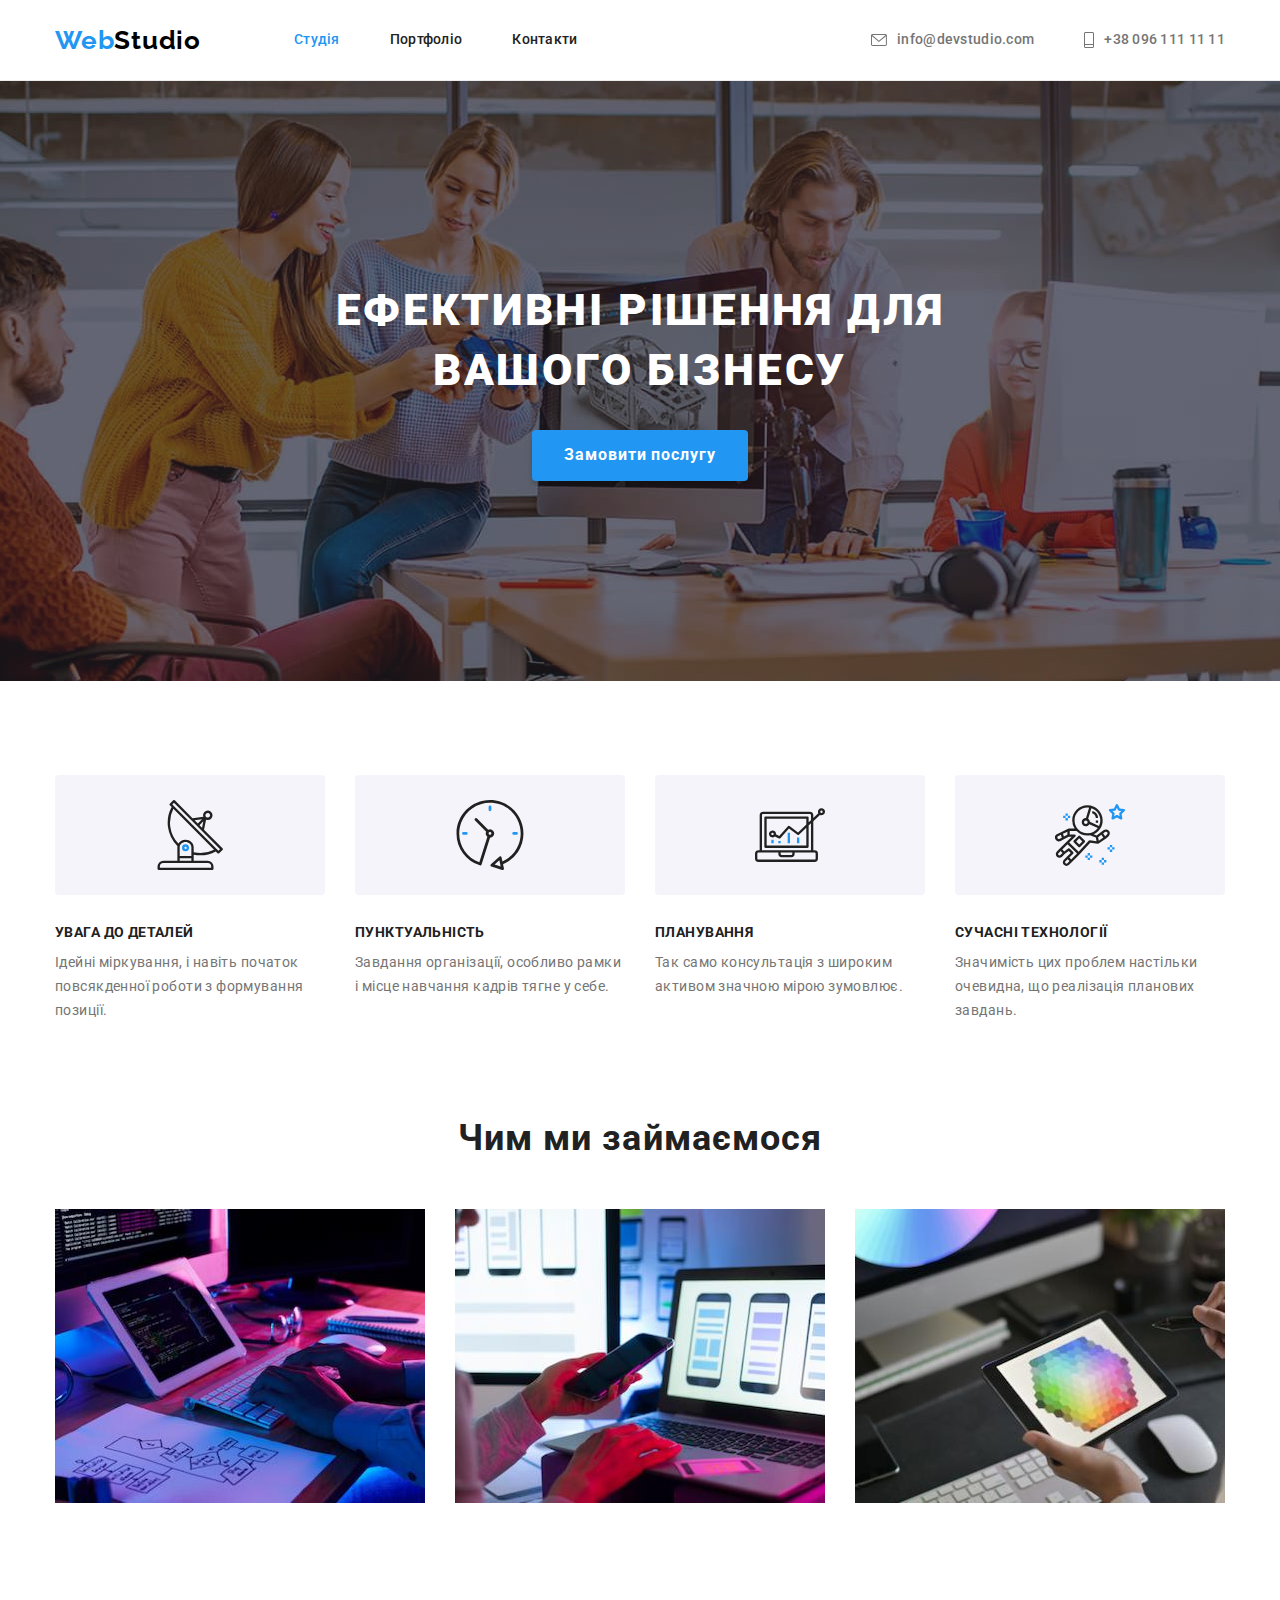
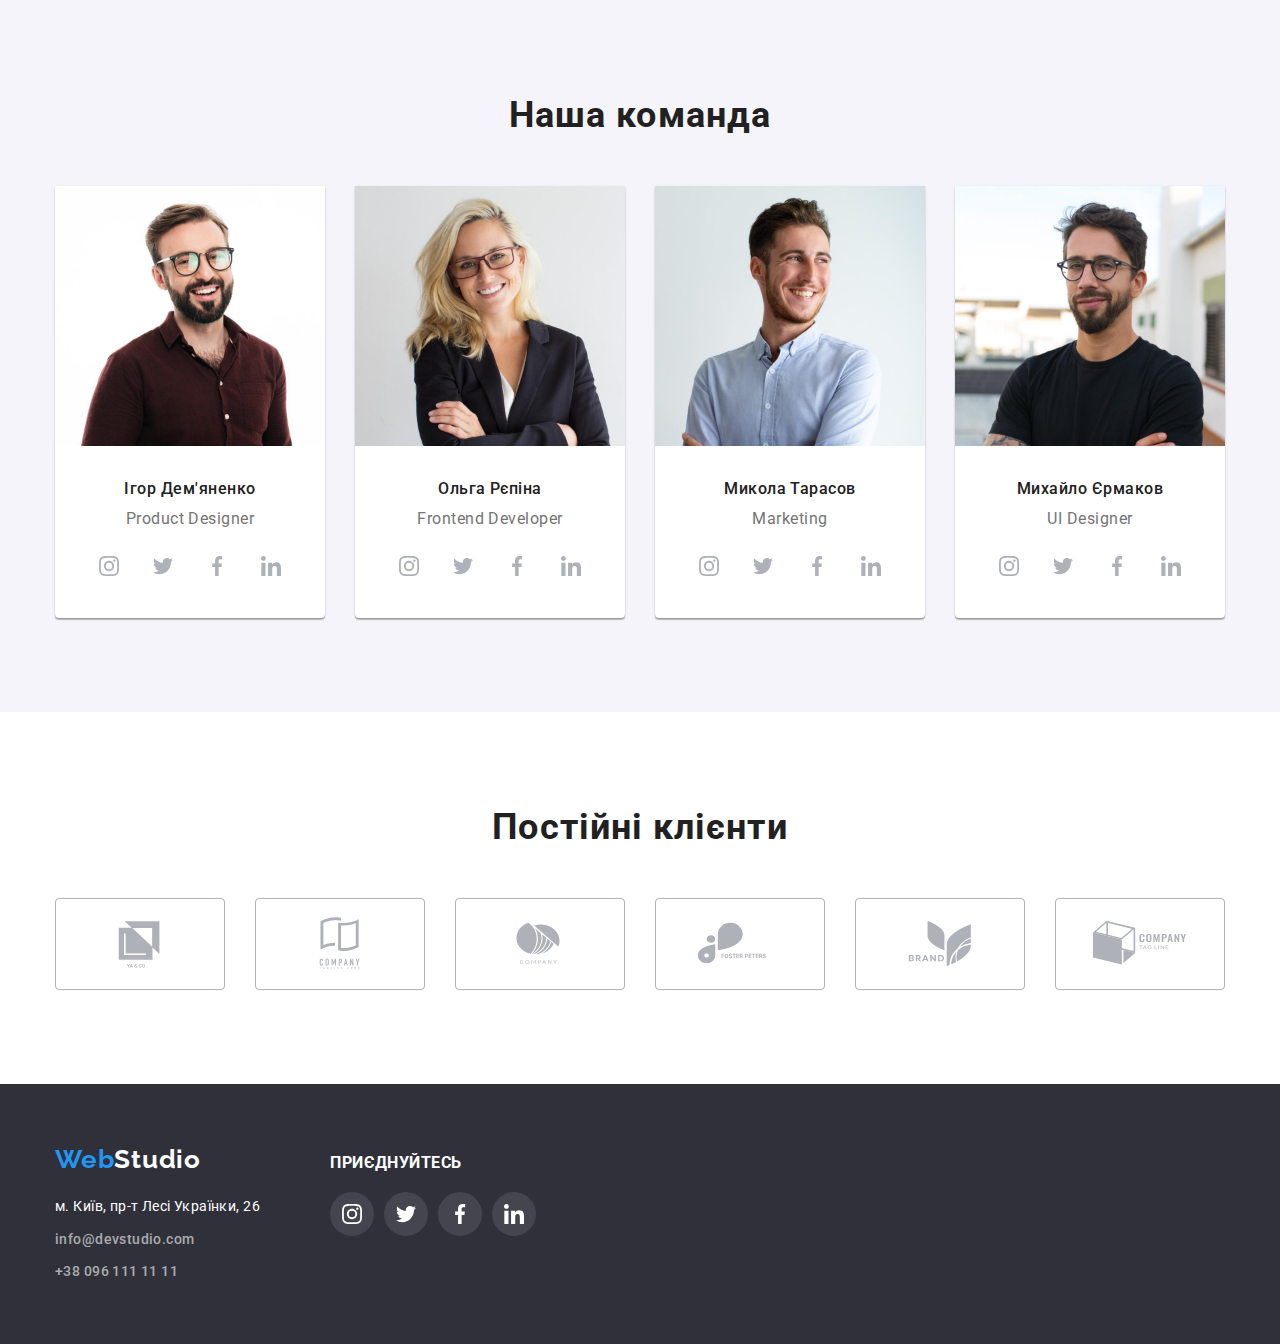
<file: index.html>
<!DOCTYPE html>
<html lang="uk">
  <head>
    <meta charset="UTF-8" />
    <meta http-equiv="X-UA-Compatible" content="IE=edge" />
    <meta name="viewport" content="width=device-width, initial-scale=1.0" />
    <title>Студія</title>
    <link rel="preconnect" href="https://fonts.googleapis.com" />
    <link rel="preconnect" href="https://fonts.gstatic.com" crossorigin />
    <link
      href="https://fonts.googleapis.com/css2?family=Raleway:wght@700&family=Roboto:wght@400;500;700;900&display=swap"
      rel="stylesheet"
    />
    <link
      rel="stylesheet"
      href="https://cdnjs.cloudflare.com/ajax/libs/modern-normalize/1.1.0/modern-normalize.min.css"
    />
    <link rel="stylesheet" href="scc/styles.css" />
  </head>
  <body>
    <!--Шапка сторінки-->

    <header class="header-list">
      <div class="container header-page">
        <div class="nav">
          <nav class="logo-page">
            <a class="logo link" href="./index.html">
              <span class="color-web">Web</span
              ><span class="color-studio">Studio</span></a
            >
            <ul class="list">
              <li class="item">
                <a class="link current" href="">Студія</a>
              </li>
              <li class="item">
                <a href="./portfolio.html" class="link">Портфоліо</a>
              </li>
              <li class="item">
                <a href="./index.html" class="link">Контакти</a>
              </li>
            </ul>
          </nav>
        </div>
        <ul class="contacts list">
          <li class="item">
            <a class="link" href="mailto:info@devstudio.com"
              ><svg class="contacts-icon" width="16" height="12">
                <use href="./images/symbol-defs.svg#icon-letter"></use></svg
              >info@devstudio.com</a
            >
          </li>
          <li class="item">
            <a class="link" href="tel:+380961111111"
              ><svg class="contacts-icon" width="10" height="16">
                <use href="./images/symbol-defs.svg#icon-smartphone"></use></svg
              >+38 096 111 11 11</a
            >
          </li>
        </ul>
      </div>
    </header>

    <!--Герой-->

    <main>
      <section class="hero">
        <div class="overlay">
          <div class="container">
            <h1 class="hero-title">
              Ефективні рішення для<br />вашого бізнесу
            </h1>
            <button class="hero-button active" type="button">
              Замовити послугу
            </button>
          </div>
        </div>
      </section>

      <!--Особливості компанії-->

      <section class="benefits">
        <div class="container">
          <h2 class="visually-hidden">Наші переваги</h2>
          <ul class="benefits-set list">
            <li class="item">
              <div class="box-benefits">
                <svg class="benefits-icon" width="70" height="70">
                  <use href="./images/symbol-defs.svg#icon-antenna"></use>
                </svg>
              </div>
              <h3 class="benefits-title">Увага до деталей</h3>
              <p class="benefits-text">
                Ідейні міркування, і навіть початок повсякденної роботи з
                формування позиції.
              </p>
            </li>
            <li class="item">
              <div class="box-benefits">
                <svg class="benefits-icon" width="70" height="70">
                  <use href="./images/symbol-defs.svg#icon-clock"></use>
                </svg>
              </div>
              <h3 class="benefits-title">Пунктуальність</h3>
              <p class="benefits-text">
                Завдання організації, особливо рамки і місце навчання кадрів
                тягне у себе.
              </p>
            </li>
            <li class="item">
              <div class="box-benefits">
                <svg class="benefits-icon" width="70" height="70">
                  <use href="./images/symbol-defs.svg#icon-diagram"></use>
                </svg>
              </div>
              <h3 class="benefits-title">Планування</h3>
              <p class="benefits-text">
                Так само консультація з широким активом значною мірою зумовлює.
              </p>
            </li>
            <li class="item">
              <div class="box-benefits">
                <svg class="benefits-icon" width="70" height="70">
                  <use href="./images/symbol-defs.svg#icon-astronaut"></use>
                </svg>
              </div>
              <h3 class="benefits-title">Сучасні технології</h3>
              <p class="benefits-text">
                Значимість цих проблем настільки очевидна, що реалізація
                планових завдань.
              </p>
            </li>
          </ul>
        </div>
      </section>

      <!--Чим ми займаємося-->
      <section class="activity">
        <div class="container">
          <h2 class="section-title">Чим ми займаємося</h2>
          <ul class="activity-set list">
            <li class="item">
              <img
                src="images/index/html.jpg"
                alt="photo-html"
                width="370"
                height="294"
              />
            </li>
            <li class="item">
              <img
                src="images/index/css.jpg"
                alt="photo-css"
                width="370"
                height="294"
              />
            </li>
            <li class="item">
              <img
                src="images/index/jscript.jpg"
                alt="photo-jscript"
                width="370"
                height="294"
              />
            </li>
          </ul>
        </div>
      </section>

      <!--Наша команда-->

      <section class="team">
        <div class="container">
          <h2 class="section-title">Наша команда</h2>
          <ul class="team-set list">
            <!--Інфо Ігор Дем'яненко-->
            <li class="item">
              <img
                src="images/index/product-designer.jpg"
                alt="photo-pd"
                width="270"
                height="260"
              />
              <div class="box-name">
                <h3 class="team-name">Ігор Дем'яненко</h3>
                <p class="team-profession" lang="en">Product Designer</p>
              </div>

              <div class="social-link">
                <ul class="list link-icon">
                  <li class="items">
                    <a class="link-color links" href="" aria-label="Instagram">
                      <svg class="social-icon">
                        <use
                          href="./images/symbol-defs.svg#icon-instagram"
                        ></use>
                      </svg>
                    </a>
                  </li>
                  <li class="items">
                    <a class="link-color links" href="" aria-label="Twitter">
                      <svg class="social-icon">
                        <use href="./images/symbol-defs.svg#icon-twitter"></use>
                      </svg>
                    </a>
                  </li>
                  <li class="items">
                    <a class="link-color links" href="" aria-label="Facebook">
                      <svg class="social-icon">
                        <use
                          href="./images/symbol-defs.svg#icon-facebook"
                        ></use>
                      </svg>
                    </a>
                  </li>
                  <li class="items">
                    <a class="link-color links" href="" aria-label="Linkedin">
                      <svg class="social-icon">
                        <use
                          href="./images/symbol-defs.svg#icon-linkedin"
                        ></use>
                      </svg>
                    </a>
                  </li>
                </ul>
              </div>
            </li>

            <!--Інфо Ольга Рєпіна-->
            <li class="item">
              <img
                src="images/index/frontend-developer.jpg"
                alt="photo-fd"
                width="270"
                height="260"
              />
              <div class="box-name">
                <h3 class="team-name">Ольга Рєпіна</h3>
                <p class="team-profession" lang="en">Frontend Developer</p>
              </div>
              <div class="social-link">
                <ul class="list link-icon">
                  <li class="items">
                    <a class="link-color links" href="" aria-label="Instagram">
                      <svg class="social-icon">
                        <use
                          href="./images/symbol-defs.svg#icon-instagram"
                        ></use>
                      </svg>
                    </a>
                  </li>
                  <li class="items">
                    <a class="link-color links" href="" aria-label="Twitter">
                      <svg class="social-icon">
                        <use href="./images/symbol-defs.svg#icon-twitter"></use>
                      </svg>
                    </a>
                  </li>
                  <li class="items">
                    <a class="link-color links" href="" aria-label="Facebook">
                      <svg class="social-icon">
                        <use
                          href="./images/symbol-defs.svg#icon-facebook"
                        ></use>
                      </svg>
                    </a>
                  </li>
                  <li class="items">
                    <a class="link-color links" href="" aria-label="Linkedin">
                      <svg class="social-icon">
                        <use
                          href="./images/symbol-defs.svg#icon-linkedin"
                        ></use>
                      </svg>
                    </a>
                  </li>
                </ul>
              </div>
            </li>

            <!--Інфо Микола Тарасов-->
            <li class="item">
              <img
                src="images/index/marketing.jpg"
                alt="photo-marketing"
                width="270"
                height="260"
              />
              <div class="box-name">
                <h3 class="team-name">Микола Тарасов</h3>
                <p class="team-profession" lang="en">Marketing</p>
              </div>
              <div class="social-link">
                <ul class="list link-icon">
                  <li class="items">
                    <a class="link-color links" href="" aria-label="Instagram">
                      <svg class="social-icon">
                        <use
                          href="./images/symbol-defs.svg#icon-instagram"
                        ></use>
                      </svg>
                    </a>
                  </li>
                  <li class="items">
                    <a class="link-color links" href="" aria-label="Twitter">
                      <svg class="social-icon">
                        <use href="./images/symbol-defs.svg#icon-twitter"></use>
                      </svg>
                    </a>
                  </li>
                  <li class="items">
                    <a class="link-color links" href="" aria-label="Facebook">
                      <svg class="social-icon">
                        <use
                          href="./images/symbol-defs.svg#icon-facebook"
                        ></use>
                      </svg>
                    </a>
                  </li>
                  <li class="items">
                    <a class="link-color links" href="" aria-label="Linkedin">
                      <svg class="social-icon">
                        <use
                          href="./images/symbol-defs.svg#icon-linkedin"
                        ></use>
                      </svg>
                    </a>
                  </li>
                </ul>
              </div>
            </li>

            <!--Інфо Михайло Єрмаков-->
            <li class="item">
              <img
                src="images/index/ui-designer.jpg"
                alt="photo-uid"
                width="270"
                height="260"
              />
              <div class="box-name">
                <h3 class="team-name">Михайло Єрмаков</h3>
                <p class="team-profession" lang="en">UI Designer</p>
              </div>
              <div class="social-link">
                <ul class="list link-icon">
                  <li class="items">
                    <a class="link-color links" href="" aria-label="Instagram">
                      <svg class="social-icon">
                        <use
                          href="./images/symbol-defs.svg#icon-instagram"
                        ></use>
                      </svg>
                    </a>
                  </li>
                  <li class="items">
                    <a class="link-color links" href="" aria-label="Twitter">
                      <svg class="social-icon">
                        <use href="./images/symbol-defs.svg#icon-twitter"></use>
                      </svg>
                    </a>
                  </li>
                  <li class="items">
                    <a class="link-color links" href="" aria-label="Facebook">
                      <svg class="social-icon">
                        <use
                          href="./images/symbol-defs.svg#icon-facebook"
                        ></use>
                      </svg>
                    </a>
                  </li>
                  <li class="items">
                    <a class="link-color links" href="" aria-label="Linkedin">
                      <svg class="social-icon">
                        <use
                          href="./images/symbol-defs.svg#icon-linkedin"
                        ></use>
                      </svg>
                    </a>
                  </li>
                </ul>
              </div>
            </li>
          </ul>
        </div>
      </section>

      <!--Постійні клієнти-->
      <section class="clients">
        <div class="container">
          <h2 class="section-title">Постійні клієнти</h2>
          <ul class="clients-set list">
            <li class="item">
              <a class="clients-link" href="" aria-label="client1">
                <svg class="clients-icon">
                  <use href="./images/symbol-defs.svg#icon-client1"></use>
                </svg>
              </a>
            </li>
            <li class="item">
              <a class="clients-link" href="" aria-label="client2">
                <svg class="clients-icon">
                  <use href="./images/symbol-defs.svg#icon-client2"></use>
                </svg>
              </a>
            </li>
            <li class="item">
              <a class="clients-link" href="" aria-label="client3">
                <svg class="clients-icon">
                  <use href="./images/symbol-defs.svg#icon-client3"></use>
                </svg>
              </a>
            </li>
            <li class="item">
              <a class="clients-link" href="" aria-label="client4">
                <svg class="clients-icon">
                  <use href="./images/symbol-defs.svg#icon-client4"></use>
                </svg>
              </a>
            </li>
            <li class="item">
              <a class="clients-link" href="" aria-label="client5">
                <svg class="clients-icon">
                  <use href="./images/symbol-defs.svg#icon-client5"></use>
                </svg>
              </a>
            </li>
            <li class="item">
              <a class="clients-link" href="" aria-label="client6">
                <svg class="clients-icon">
                  <use href="./images/symbol-defs.svg#icon-client6"></use>
                </svg>
              </a>
            </li>
          </ul>
        </div>
      </section>
    </main>

    <!--Підвал сторінки-->
    <footer class="footer-list">
      <div class="container">
        <div class="address-social-footer">
          <div class="footer">
            <a class="logo link" href="./index.html">
              <span class="color-web">Web</span
              ><span class="color-studio">Studio</span></a
            >
            <address class="address-list">
              <ul class="list">
                <li class="item">
                  <a
                    class="address link"
                    href="https://goo.gl/maps/CPtrU1FHBa2aNyZL9"
                    target="_blank"
                    rel="noopener noreferrer nofollow"
                    >м. Київ, пр-т Лесі Українки, 26
                  </a>
                </li>
                <li class="item">
                  <a class="link-rgba link" href="mailto:info@devstudio.com"
                    >info@devstudio.com</a
                  >
                </li>
                <li class="item">
                  <a class="link-rgba link" href="tel:+380961111111"
                    >+38 096 111 11 11</a
                  >
                </li>
              </ul>
            </address>
          </div>

          <!-- Приєднуйтесь -->

          <div class="social-footer">
            <h3 class="title-social-footer">приєднуйтесь</h3>
            <ul class="list box-social-footer">
              <li>
                <a class="link-social-footer" href="" aria-label="Instagram">
                  <svg class="social-icon-footer">
                    <use href="./images/symbol-defs.svg#icon-instagram"></use>
                  </svg>
                </a>
              </li>
              <li>
                <a class="link-social-footer" href="" aria-label="Twitter">
                  <svg class="social-icon-footer">
                    <use href="./images/symbol-defs.svg#icon-twitter"></use>
                  </svg>
                </a>
              </li>
              <li>
                <a class="link-social-footer" href="" aria-label="Facebook">
                  <svg class="social-icon-footer">
                    <use href="./images/symbol-defs.svg#icon-facebook"></use>
                  </svg>
                </a>
              </li>
              <li>
                <a class="link-social-footer" href="" aria-label="Linkedin">
                  <svg class="social-icon-footer">
                    <use href="./images/symbol-defs.svg#icon-linkedin"></use>
                  </svg>
                </a>
              </li>
            </ul>
          </div>
        </div>
      </div>
    </footer>
  </body>
</html>
</file>
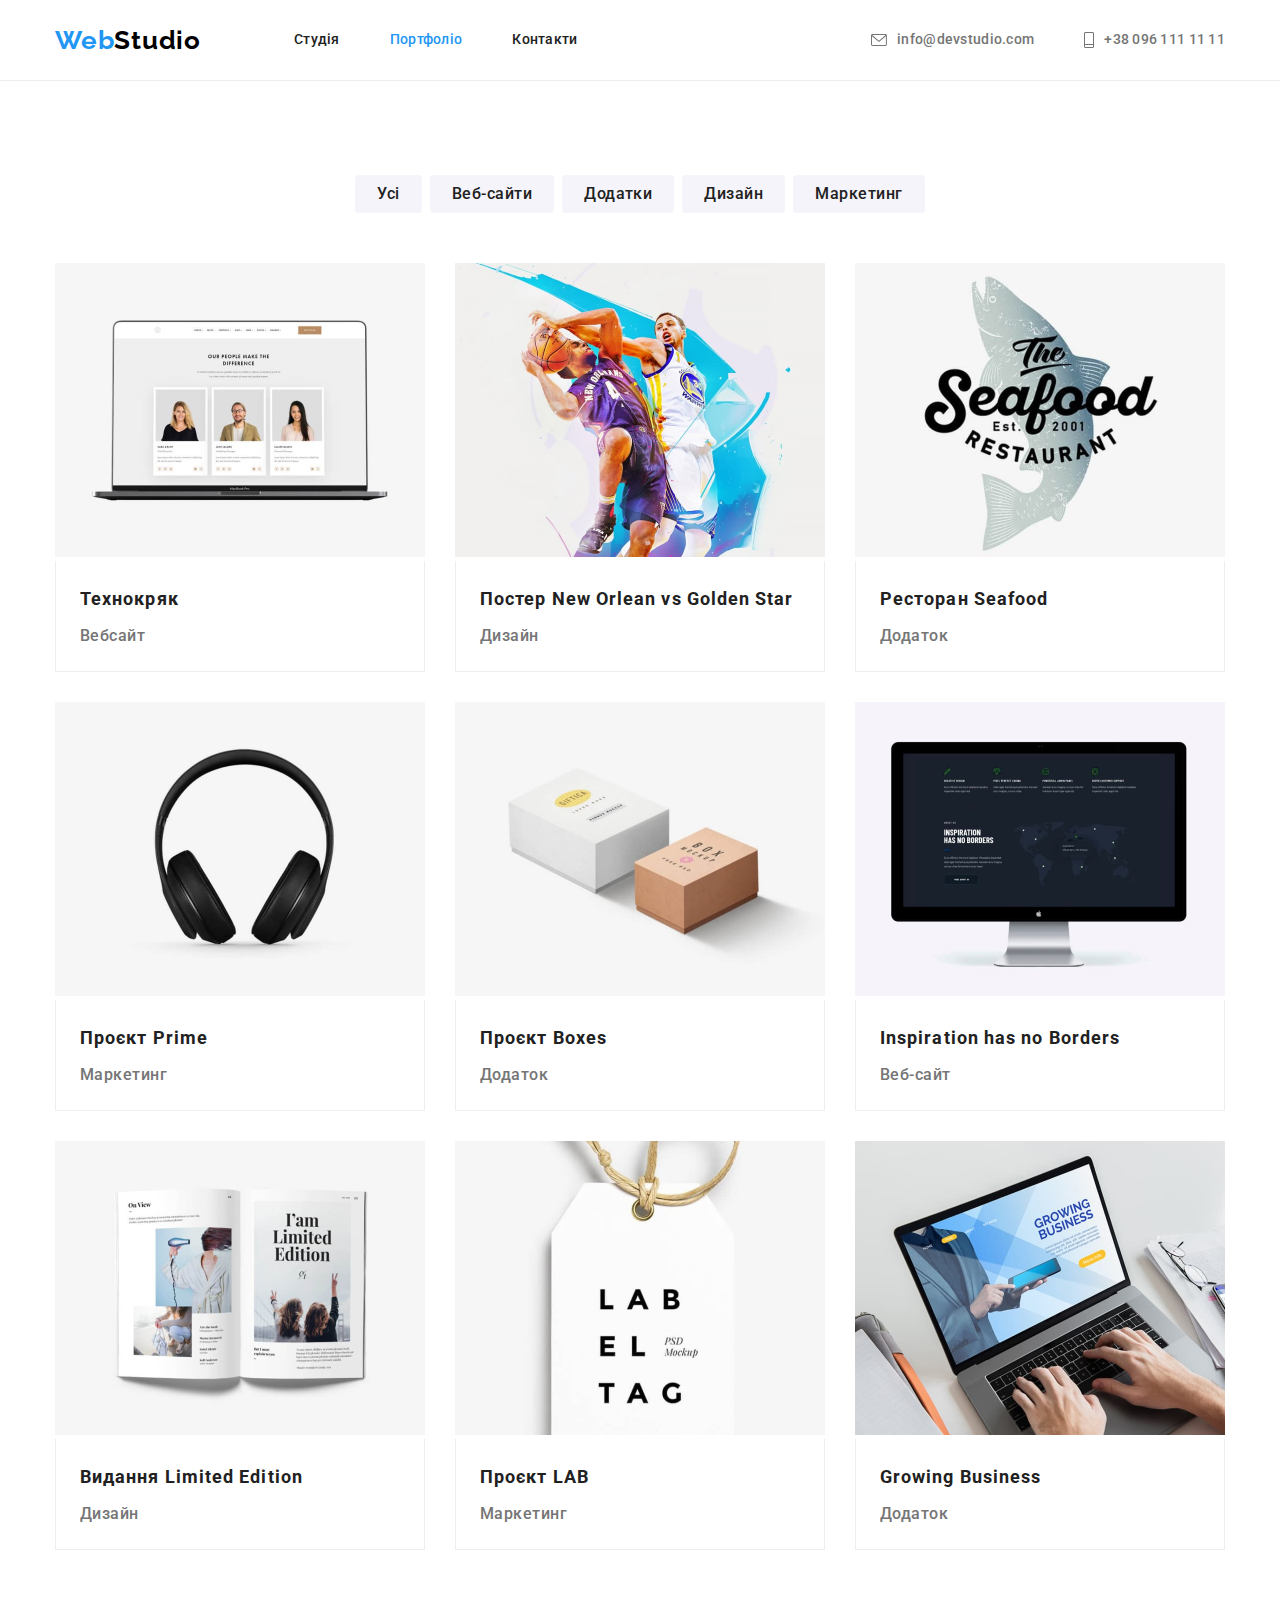
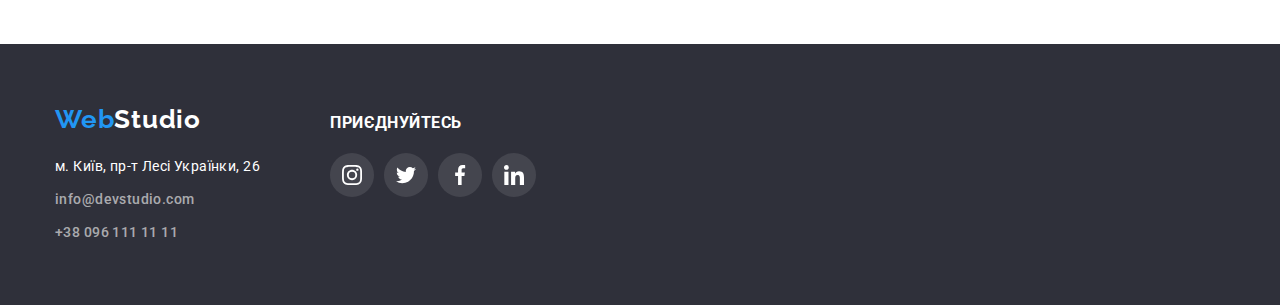
<file: portfolio.html>
<!DOCTYPE html>
<html lang="uk">
  <head>
    <meta charset="UTF-8" />
    <meta http-equiv="X-UA-Compatible" content="IE=edge" />
    <meta name="viewport" content="width=device-width, initial-scale=1.0" />
    <title>Студія</title>
    <link rel="preconnect" href="https://fonts.googleapis.com" />
    <link rel="preconnect" href="https://fonts.gstatic.com" crossorigin />
    <link
      href="https://fonts.googleapis.com/css2?family=Raleway:wght@700&family=Roboto:wght@400;500;700;900&display=swap"
      rel="stylesheet"
    />
    <link
      rel="stylesheet"
      href="https://cdnjs.cloudflare.com/ajax/libs/modern-normalize/1.1.0/modern-normalize.min.css"
    />
    <link rel="stylesheet" href="scc/styles.css" />
  </head>
  <body>
    <!--Шапка сторінки-->

    <header class="header-list">
      <div class="container header-page">
        <div class="nav">
          <nav class="logo-page">
            <a class="logo link" href="./index.html"
              ><span class="color-web">Web</span
              ><span class="color-studio">Studio</span></a
            >
            <ul class="list">
              <li class="item">
                <a href="./index.html" class="link">Студія</a>
              </li>
              <li class="item">
                <a class="link current" href="./portfolio.html">Портфоліо</a>
              </li>
              <li class="item">
                <a href="./index.html" class="link">Контакти</a>
              </li>
            </ul>
          </nav>
        </div>
        <ul class="contacts list">
          <li class="item">
            <a class="link" href="mailto:info@devstudio.com"
              ><svg class="contacts-icon" width="16" height="12">
                <use href="./images/symbol-defs.svg#icon-letter"></use></svg
              >info@devstudio.com</a
            >
          </li>
          <li class="item">
            <a class="link" href="tel:+380961111111"
              ><svg class="contacts-icon" width="10" height="16">
                <use href="./images/symbol-defs.svg#icon-smartphone"></use></svg
              >+38 096 111 11 11</a
            >
          </li>
        </ul>
      </div>
    </header>

    <!--Герой-->

    <main>
      <section class="hero-portfolio">
        <div class="container">
          <h1 class="visually-hidden hero-title">Наші проєкти</h1>
          <ul class="buttons-page list">
            <li class="item">
              <button class="button-portfolio" type="button">Усі</button>
            </li>
            <li class="item">
              <button class="button-portfolio" type="button">Веб-сайти</button>
            </li>
            <li class="item">
              <button class="button-portfolio" type="button">Додатки</button>
            </li>
            <li class="item">
              <button class="button-portfolio" type="button">Дизайн</button>
            </li>
            <li class="item">
              <button class="button-portfolio" type="button">Маркетинг</button>
            </li>
          </ul>

          <!--Список проєктів-->

          <ul class="projects list">
            <li class="projects-item">
              <a class="projects-link link" href="" aria-label="Технокряк">
                <img
                  src="images/portfolio/tehnokriak.jpg"
                  alt="Технокряк"
                  width="370"
                  height="294"
                />
                <div class="projects-box">
                  <h2 class="projects-title">Технокряк</h2>
                  <p class="projects-text">Вебсайт</p>
                </div>
              </a>
            </li>
            <li class="projects-item">
              <a
                class="projects-link link"
                href=""
                aria-label="Постер New Orlean vs Golden Star"
              >
                <img
                  src="images/portfolio/poster.jpg"
                  alt="Постер"
                  width="370"
                  height="294"
                />
                <div class="projects-box">
                  <h2 class="projects-title">
                    Постер<span lang="en"> New Orlean vs Golden Star</span>
                  </h2>
                  <p class="projects-text">Дизайн</p>
                </div>
              </a>
            </li>
            <li class="projects-item">
              <a
                class="projects-link link"
                href=""
                aria-label="Ресторан Seafood"
              >
                <img
                  src="images/portfolio/restaurant.jpg"
                  alt="Ресторан"
                  width="370"
                  height="294"
                />
                <div class="projects-box">
                  <h2 class="projects-title">
                    Ресторан<span lang="en"> Seafood</span>
                  </h2>
                  <p class="projects-text">Додаток</p>
                </div>
              </a>
            </li>
            <li class="projects-item">
              <a class="projects-link link" href="" aria-label="Проєкт Prime">
                <img
                  src="images/portfolio/project-prime.jpg"
                  alt="Проєкт Прайм"
                  width="370"
                  height="294"
                />
                <div class="projects-box">
                  <h2 class="projects-title">
                    Проєкт<span lang="en"> Prime</span>
                  </h2>
                  <p class="projects-text" lang="en">Маркетинг</p>
                </div>
              </a>
            </li>
            <li class="projects-item">
              <a class="projects-link link" href="" aria-label="Проєкт Boxes">
                <img
                  src="images/portfolio/project-boxes.jpg"
                  alt="Проєкт Коробки"
                  width="370"
                  height="294"
                />
                <div class="projects-box">
                  <h2 class="projects-title">
                    Проєкт<span lang="en"> Boxes</span>
                  </h2>
                  <p class="projects-text">Додаток</p>
                </div>
              </a>
            </li>
            <li class="projects-item">
              <a
                class="projects-link link"
                href=""
                aria-label="Inspiration has no Borders"
              >
                <img
                  src="images/portfolio/inspiration.jpg"
                  alt="Натхнення"
                  width="370"
                  height="294"
                />
                <div class="projects-box">
                  <h2 class="projects-title" lang="en">
                    Inspiration has no Borders
                  </h2>
                  <p class="projects-text">Веб-сайт</p>
                </div>
              </a>
            </li>
            <li class="projects-item">
              <a
                class="projects-link link"
                href=""
                aria-label="Limited Edition"
              >
                <img
                  src="images/portfolio/edition.jpg"
                  alt="Видання"
                  width="370"
                  height="294"
                />
                <div class="projects-box">
                  <h2 class="projects-title">
                    Видання<span lang="en"> Limited Edition</span>
                  </h2>
                  <p class="projects-text">Дизайн</p>
                </div>
              </a>
            </li>
            <li class="projects-item">
              <a class="projects-link link" href="" aria-label="Проєкт LAB">
                <img
                  src="images/portfolio/project-lab.jpg"
                  alt="Проєкт LAB"
                  width="370"
                  height="294"
                />
                <div class="projects-box">
                  <h2 class="projects-title">
                    Проєкт<span lang="en"> LAB</span>
                  </h2>
                  <p class="projects-text">Маркетинг</p>
                </div>
              </a>
            </li>
            <li class="projects-item">
              <a
                class="projects-link link"
                href=""
                aria-label="Growing Business"
              >
                <img
                  src="images/portfolio/growing-business.jpg"
                  alt="Зростаючий бізнес"
                  width="370"
                  height="294"
                />
                <div class="projects-box">
                  <h2 class="projects-title" lang="en">Growing Business</h2>
                  <p class="projects-text">Додаток</p>
                </div>
              </a>
            </li>
          </ul>
        </div>
      </section>
    </main>

    <!--Підвал сторінки-->
    <footer class="footer-list">
      <div class="container">
        <div class="address-social-footer">
          <div class="footer">
            <a class="logo link" href="./index.html">
              <span class="color-web">Web</span
              ><span class="color-studio">Studio</span>
            </a>
            <address class="address-list">
              <ul class="list">
                <li class="item">
                  <a
                    class="address link"
                    href="https://goo.gl/maps/CPtrU1FHBa2aNyZL9"
                    target="_blank"
                    rel="noopener noreferrer nofollow"
                    >м. Київ, пр-т Лесі Українки, 26
                  </a>
                </li>
                <li class="item">
                  <a class="link-rgba link" href="mailto:info@devstudio.com"
                    >info@devstudio.com</a
                  >
                </li>
                <li class="item">
                  <a class="link-rgba link" href="tel:+380961111111"
                    >+38 096 111 11 11</a
                  >
                </li>
              </ul>
            </address>
          </div>

          <!-- Приєднуйтесь -->

          <div class="social-footer">
            <h3 class="title-social-footer">приєднуйтесь</h3>
            <ul class="list box-social-footer">
              <li>
                <a class="link-social-footer" href="" aria-label="Instagram">
                  <svg class="social-icon-footer">
                    <use href="./images/symbol-defs.svg#icon-instagram"></use>
                  </svg>
                </a>
              </li>
              <li>
                <a class="link-social-footer" href="" aria-label="Twitter">
                  <svg class="social-icon-footer">
                    <use href="./images/symbol-defs.svg#icon-twitter"></use>
                  </svg>
                </a>
              </li>
              <li>
                <a class="link-social-footer" href="" aria-label="Facebook">
                  <svg class="social-icon-footer">
                    <use href="./images/symbol-defs.svg#icon-facebook"></use>
                  </svg>
                </a>
              </li>
              <li>
                <a class="link-social-footer" href="" aria-label="Linkedin">
                  <svg class="social-icon-footer">
                    <use href="./images/symbol-defs.svg#icon-linkedin"></use>
                  </svg>
                </a>
              </li>
            </ul>
          </div>
        </div>
      </div>
    </footer>
  </body>
</html>
</file>
<file: scc/styles.css>
/* колір основного тексту #212121 */
/* колір додаткового тексту #757575 */
/* колір фону: #F5F5F5 */

.list {
  list-style: none;
}

.link {
  text-decoration: none;
}

.list {
  margin: 0;
  padding: 0;
}

:root {
  --primary-font-weight: 700;
  --second-font-weight: 500;
  --primary-white-color: #ffffff;
  --accent-color: #2196f3;
}

body {
  font-size: 14px;
  color: #212121;
  font-family: Roboto, sans-serif;
}

/* Шапка сторінки */

.header-list {
  background-color: var(--primary-white-color);
  border-bottom: 1px solid #ececec;
}

.container {
  margin-left: auto;
  margin-right: auto;
  width: 1200px;
  padding-left: 15px;
  padding-right: 15px;
}

/* Логотип студії */

.header-page {
  display: flex;
  align-items: center;
}

.logo {
  font-family: Raleway;
  font-weight: var(--primary-font-weight);
  font-size: 26px;
  line-height: 1.19;
  letter-spacing: 0.03em;
  padding-top: 24px;
  padding-bottom: 24px;
}

.logo-page {
  display: flex;
  align-items: center;
}

.color-web,
.item .active {
  color: var(--accent-color);
}

.color-studio {
  color: #000000;
}

.nav .list {
  display: flex;
  margin-left: 93px;
}

.nav .list .item:not(:last-child) {
  margin-right: 50px;
}

.item .link {
  display: block;
  padding-top: 32px;
  padding-bottom: 32px;
}

.list .link {
  font-weight: var(--second-font-weight);
  line-height: 1.14;
  letter-spacing: 0.02em;
  color: #212121;
  vertical-align: middle;
}

/* Контакти */

.contacts {
  display: flex;
  margin-left: auto;
}

.contacts .item + .item {
  margin-left: 50px;
}

.list .item .current {
  color: var(--accent-color);
}

.contacts-icon {
  margin-right: 10px;
  fill: currentColor;
  vertical-align: middle;
}

.contacts .link {
  font-weight: var(--second-font-weight);
  line-height: 1.14;
  letter-spacing: 0.02em;
  color: #757575;
}

.list .link:hover,
.list .link:focus {
  color: var(--accent-color);
}

.contacts-icon:hover {
  fill: currentColor;
}

/* Герой */

.hero {
  color: var(--primary-white-color);
  text-align: center;
}

.overlay {
  max-width: 1600px;
  height: 600px;
  margin-left: auto;
  margin-right: auto;
  background-image: linear-gradient(
      to right,
      rgba(47, 48, 58, 0.4),
      rgba(47, 48, 58, 0.4)
    ),
    url("../images/index/working.jpg");
  background-repeat: no-repeat;
  background-position: center;
  background-size: cover;
}

/* Герой портфоліо */

.hero-portfolio {
  background-color: var(--primary-white-color);
  padding-bottom: 94px;
  padding-top: 94px;
}

.hero-title {
  padding-top: 200px;
  margin-top: 0;
  font-weight: 900;
  font-size: 44px;
  line-height: 1.36;
  letter-spacing: 0.06em;
  text-transform: uppercase;
  text-align: center;
}

/* Кнопка головної */

.hero-button {
  padding: 10px 32px;
  border-radius: 4px;
  border: 0 solid transparent;
  background-color: var(--accent-color);
  color: var(--primary-white-color);
  font-family: inherit;
  font-weight: var(--primary-font-weight);
  font-size: 16px;
  line-height: 1.88;
  letter-spacing: 0.06em;
  box-shadow: 0px 4px 4px rgba(0, 0, 0, 0.15);
  cursor: pointer;
}

.hero-button:hover,
.hero-button:focus {
  color: var(--primary-white-color);
}

/* Кнопки портфоліо */

.buttons-page {
  display: flex;
  justify-content: center;
  margin-bottom: 50px;
}

.buttons-page .item:not(:last-child) {
  margin-right: 8px;
}

.button-portfolio {
  background-color: #f5f4fa;
  font-weight: var(--second-font-weight);
  padding: 6px 22px;
  border-radius: 4px;
  border: 0 solid transparent;
  font-size: 16px;
  line-height: 1.63;
  letter-spacing: 0.03em;
  color: #212121;
  font-family: inherit;
  cursor: pointer;
}

.button-portfolio .item:first-child {
  padding: 6px 25px;
}

.button-portfolio:hover,
.button-portfolio:focus {
  color: var(--primary-white-color);
  background-color: var(--accent-color);
  box-shadow: 0px 3px 1px rgba(0, 0, 0, 0.1), 0px 1px 2px rgba(0, 0, 0, 0.08),
    0px 2px 2px rgba(0, 0, 0, 0.12);
}

/* Приховати заголовок "Наші переваги" */

.visually-hidden {
  position: absolute;
  white-space: nowrap;
  width: 1px;
  height: 1px;
  overflow: hidden;
  border: 0;
  padding: 0;
  clip: rect(0 0 0 0);
  clip-path: inset(50%);
  margin: -1px;
}
/* Заголовки секцій */

.section-title {
  margin-top: 0;
  margin-bottom: 50px;
  font-weight: var(--primary-font-weight);
  font-size: 36px;
  line-height: 1.17;
  text-align: center;
  letter-spacing: 0.03em;
}

/* Список проєктів портофоліо */

.projects {
  display: flex;
  flex-wrap: wrap;
  gap: 30px;
}

.projects-item {
  width: 370px;
}

.projects-link {
  display: block;
}

.projects-link:hover,
.projects-link:focus,
.projects-link:active {
  box-shadow: 0px 1px 1px rgba(0, 0, 0, 0.12), 0px 4px 4px rgba(0, 0, 0, 0.06),
    1px 4px 6px rgba(0, 0, 0, 0.16);
}

.projects-box {
  padding: 20px 24px;
  border-right: 1px solid #eeeeee;
  border-bottom: 1px solid #eeeeee;
  border-left: 1px solid #eeeeee;
}

.projects-title {
  color: #212121;
  margin-top: 0;
  margin-bottom: 4px;
  font-weight: var(--primary-font-weight);
  font-size: 18px;
  line-height: 2;
  letter-spacing: 0.06em;
}

.projects-text {
  margin-top: 0;
  margin-bottom: 0;
  font-size: 16px;
  line-height: 1.88;
  letter-spacing: 0.03em;
  color: #757575;
}

/* Наші переваги */

.benefits {
  padding-top: 94px;
}

.benefits-set {
  display: flex;
}

.benefits-set .item {
  width: 270px;
}

.benefits-set .item:not(:last-child) {
  margin-right: 30px;
}

.benefits-title {
  margin-top: 30px;
  margin-bottom: 10px;
  font-weight: var(--primary-font-weight);
  font-size: 14px;
  line-height: 1.14;
  letter-spacing: 0.03em;
  text-transform: uppercase;
}

.box-benefits {
  display: flex;
  align-items: center;
  justify-content: center;
  width: 270px;
  height: 120px;
  left: 215px;
  top: 774px;

  background: #f5f4fa;
  border-radius: 4px;
}

.benefits-text {
  margin: 0;
  line-height: 1.71;
  letter-spacing: 0.03em;
  color: #757575;
}

/* Чим ми займаємося */

.activity {
  padding-top: 94px;
  padding-bottom: 94px;
}

.activity-set {
  display: flex;
  align-items: center;
}

.activity-set .item {
  width: 370px;
}

.activity-set .item:not(:last-child) {
  margin-right: 30px;
}

/* Наша команда */

.team {
  padding-top: 94px;
  padding-bottom: 94px;
  background-color: #f5f4fa;
}

.team-set {
  display: flex;
  align-items: center;
}

.team-set .item {
  background-color: #ffffff;
  width: 270px;
  box-shadow: 0px 1px 3px rgba(0, 0, 0, 0.12), 0px 1px 1px rgba(0, 0, 0, 0.14),
    0px 2px 1px rgba(0, 0, 0, 0.2);
  border-radius: 0px 0px 4px 4px;
}

.team-set .item:not(:last-child) {
  margin-right: 30px;
}

.box-name {
  padding-top: 30px;
}

.team-name {
  margin-top: 0;
  margin-bottom: 10px;
  font-weight: var(--second-font-weight);
  font-size: 16px;
  line-height: 1.19;
  letter-spacing: 0.03;
}

.team-profession {
  margin-top: 0;
  margin-bottom: 0;
  color: #757575;
  line-height: 1.19;
  letter-spacing: 0.03;
}

.team-name,
.team-profession {
  font-size: 16px;
  line-height: 1.19;
  letter-spacing: 0.03em;
  text-align: center;
}

.link-icon {
  display: flex;
  align-items: center;
  justify-content: center;
  gap: 10px;
}

.link-icon .items {
  margin-top: 16px;
  margin-bottom: 30px;
  gap: 10px;
}

.link-icon .link-color {
  display: flex;
  width: 44px;
  height: 44px;
  border-radius: 50%;
  justify-content: center;
  align-items: center;
}

.link-color:hover,
.link-color:focus,
.link-color:active {
  background-color: var(--accent-color);
}

.social-icon {
  width: 20px;
  height: 20px;
  fill: #afb1b8;
}

.link-color:hover > .social-icon,
.link-color:focus > .social-icon {
  fill: #ffffff;
}

/* <!--Постійні клієнти--> */

.clients {
  padding-top: 94px;
  padding-bottom: 94px;
}

.clients-set {
  display: flex;
  gap: 30px;
}

.clients-set .item {
  width: 170px;
  height: 92px;
}

.clients-link {
  display: flex;
  justify-content: center;
  align-items: center;
  width: 100%;
  height: 100%;
  border: 1px solid #afb1b8;
  border-radius: 4px;
}

.clients-link:hover .clients-icon,
.clients-link:focus .clients-icon,
.clients-link:active {
  fill: var(--accent-color);
}

.clients-link:hover,
.clients-link:focus {
  border: 1px solid var(--accent-color);
}

.clients-icon {
  width: 106px;
  height: 60px;
  fill: #afb1b8;
}

/* Підвал сторінки */

.footer-list {
  padding-top: 60px;
  padding-bottom: 60px;
  background-color: #2f303a;
}

.address-social-footer {
  align-items: baseline;
  display: flex;
}

.footer {
  display: inline-block;
}

.footer .logo {
  display: block;
  margin-bottom: 20px;
  padding-top: 0;
  padding-bottom: 0;
}

.footer-list .color-studio,
.footer-list .address {
  color: var(--primary-white-color);
}

.address-list .address {
  padding-top: 0;
  padding-bottom: 0;
  font-weight: normal;
  font-style: normal;
  line-height: 1.71;
  letter-spacing: 0.03em;
}

.address-list .item {
  font-weight: normal;
}

.address-list .item:not(:last-child) {
  margin-bottom: 9px;
}

.footer-list .link:hover,
.footer-list .link:focus {
  color: var(--primary-white-color);
}

.footer-list .link-rgba {
  padding-top: 0;
  padding-bottom: 0;
  font-style: normal;
  line-height: 1.71;
  letter-spacing: 0.03em;
  color: rgba(255, 255, 255, 0.6);
}

/* Приєднуйтесь */

.social-footer {
  margin-left: 70px;
}

.title-social-footer {
  margin-top: 0;
  margin-bottom: 20px;
  font-style: normal;
  font-weight: var(--primary-font-weight);
  line-height: 1.14;
  letter-spacing: 0.03em;
  text-transform: uppercase;

  color: var(--primary-white-color);
}

.box-social-footer {
  display: flex;
  gap: 10px;
}

.link-social-footer {
  align-items: center;
  justify-content: center;
  display: flex;
  width: 44px;
  height: 44px;
  border-radius: 50%;

  background: rgba(255, 255, 255, 0.1);
}

.link-social-footer:hover,
.link-social-footer:focus,
.link-social-footer:active {
  background-color: var(--accent-color);
}

.social-icon-footer {
  width: 20px;
  height: 20px;
  fill: #ffffff;
}
</file>
